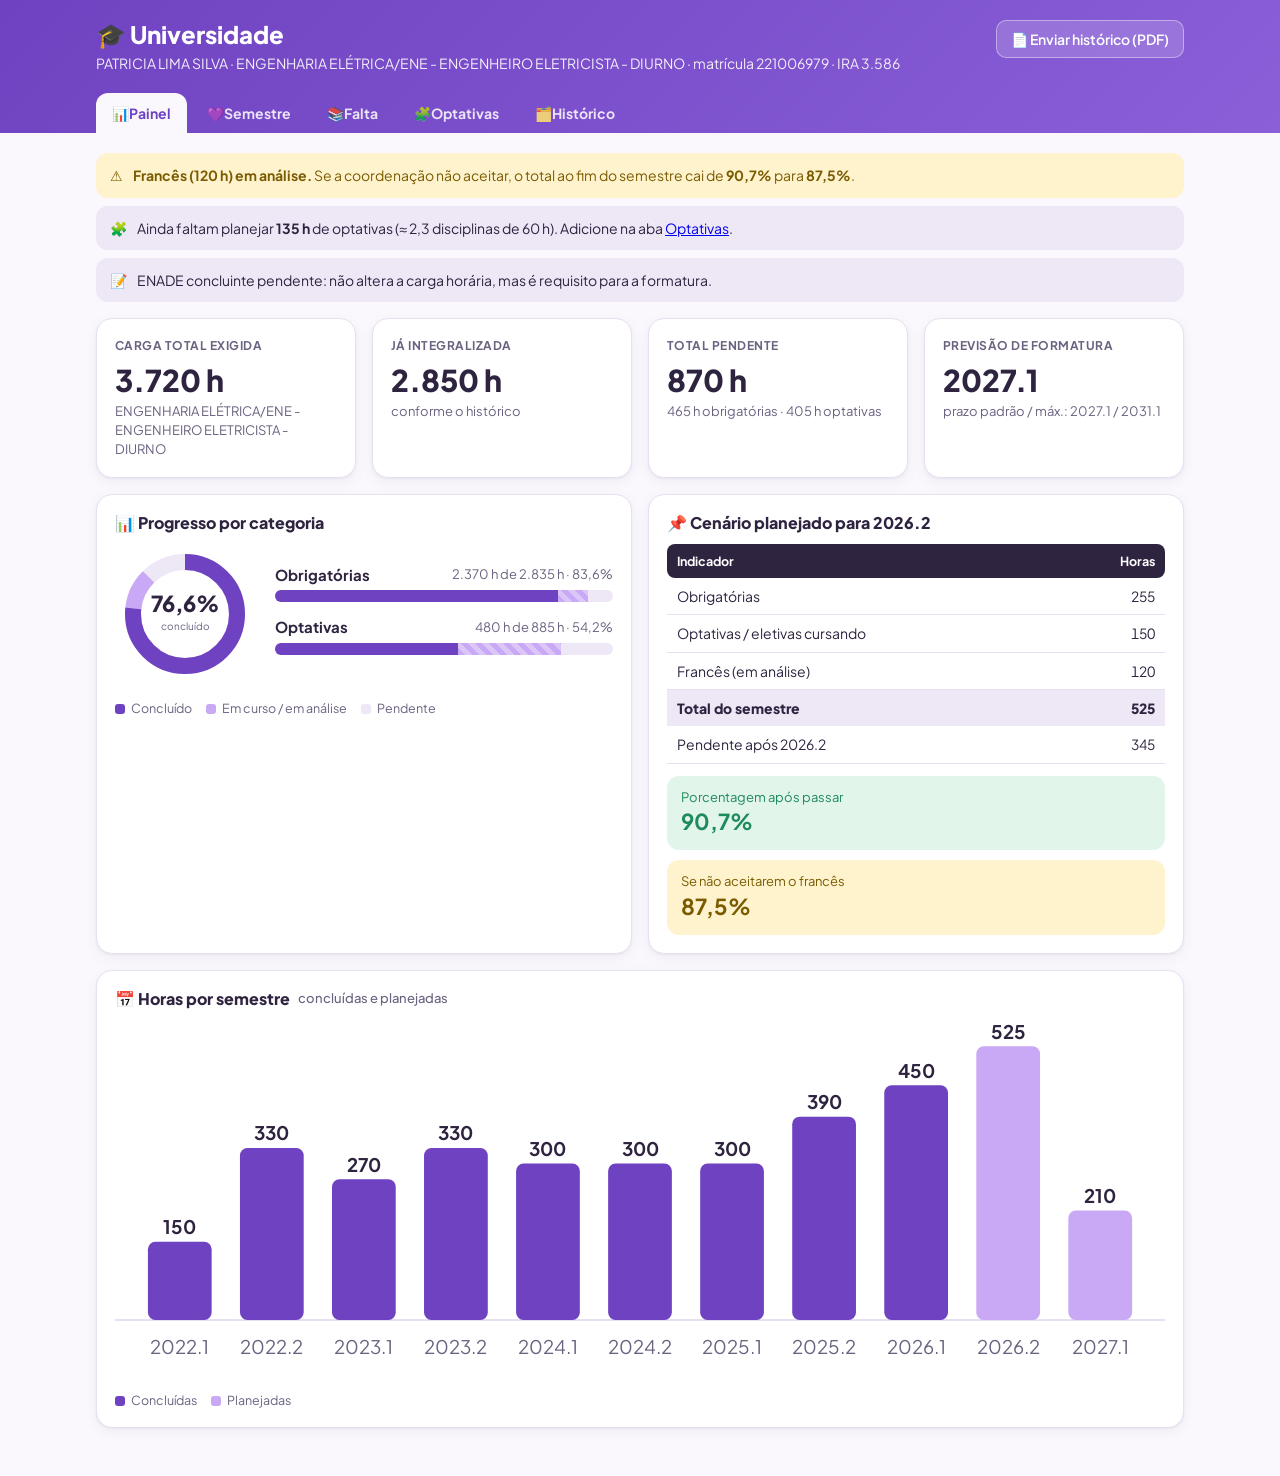
<file: graduacao/index.html>
<!doctype html>
<html lang="pt-BR">
<head>
<meta charset="utf-8">
<meta name="viewport" content="width=device-width,initial-scale=1,viewport-fit=cover">
<meta name="theme-color" content="#6f42c1">
<meta name="robots" content="noindex">
<title>Universidade</title>
<link rel="icon" href="data:image/svg+xml,%3Csvg xmlns='http://www.w3.org/2000/svg' viewBox='0 0 100 100'%3E%3Ctext y='.9em' font-size='90'%3E🎓%3C/text%3E%3C/svg%3E">
<link rel="preconnect" href="https://fonts.googleapis.com">
<link href="https://fonts.googleapis.com/css2?family=Plus+Jakarta+Sans:wght@400;500;700;800&display=swap" rel="stylesheet">
<link rel="stylesheet" href="css/style.css">
</head>
<body>
<header class="top">
  <div class="wrap">
    <div class="hero">
      <div><h1>🎓 Universidade</h1><p id="sub"></p></div>
      <button class="btn ghost" id="btn-upload">📄 Enviar histórico (PDF)</button>
    </div>
    <nav class="tabs" id="tabs" role="tablist" aria-label="Seções"></nav>
  </div>
</header>
<div class="wrap"><main id="app"></main></div>
<script src="js/seed.js"></script>
<script src="js/parser.js"></script>
<script src="js/app.js"></script>
</body>
</html>
</file>
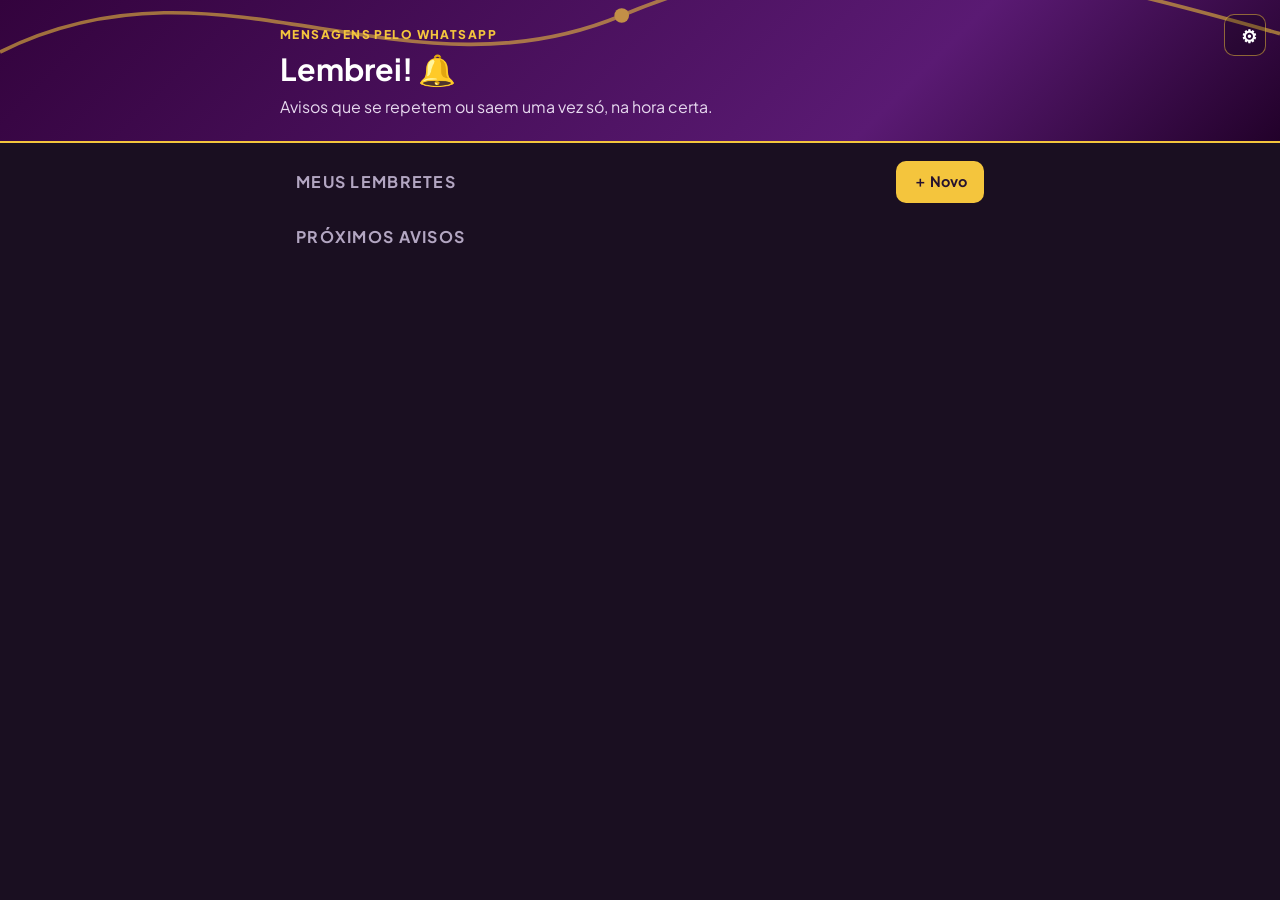
<file: lembrei/index.html>
<!doctype html>
<html lang="pt-BR">
<head>
<meta charset="utf-8">
<meta name="viewport" content="width=device-width,initial-scale=1,viewport-fit=cover">
<meta name="theme-color" content="#22012a">
<link rel="manifest" href="manifest.webmanifest">
<link rel="icon" href="icons/icon-192.png">
<link rel="apple-touch-icon" href="icons/icon-192.png">
<title>Lembrei!</title>
<link rel="preconnect" href="https://fonts.googleapis.com">
<link href="https://fonts.googleapis.com/css2?family=Plus+Jakarta+Sans:wght@400;600;700;800&display=swap" rel="stylesheet">
<link rel="stylesheet" href="style.css?v=1">
</head>
<body>
<header>
  <svg class="onda" viewBox="0 0 700 180" preserveAspectRatio="xMaxYMid slice" aria-hidden="true">
    <path d="M0 80 C120 20 220 110 340 60 S560 30 700 70" fill="none" stroke="#f4c53d" stroke-width="2" opacity=".8"/>
    <circle cx="340" cy="60" r="4" fill="#f4c53d"/>
  </svg>
  <div class="hero">
    <div class="crumb">Mensagens pelo WhatsApp</div>
    <h1>Lembrei! 🔔</h1>
    <p id="sub">Avisos que se repetem ou saem uma vez só, na hora certa.</p>
  </div>
  <div class="topbtns"><button id="b-config" title="Configurações" aria-label="Configurações">⚙</button></div>
</header>

<main>
  <div id="aviso" class="caixa" hidden></div>
  <div class="barra"><h2>Meus lembretes</h2><button class="primario" id="b-novo">＋ Novo</button></div>
  <div id="lista"></div>
  <h2>Próximos avisos</h2>
  <div id="proximos"></div>
</main>

<dialog id="d-form">
  <form method="dialog" id="f">
    <h3 id="f-titulo">Novo lembrete</h3>
    <label>O que lembrar
      <input id="f-titulo-txt" required placeholder="Banho do cachorro 🐶"></label>
    <label>Mensagem (opcional — se vazio, uso “Amanhã: …” / “Hoje: …”)
      <textarea id="f-msg" rows="2" placeholder="Pai, mãe: não saiam hoje, o Thor tem banho!"></textarea></label>
    <div class="linha">
      <label>Primeira data<input type="date" id="f-data" required></label>
    </div>
    <div class="linha">
      <label>Repete?
        <select id="f-rep"><option value="">Não, só uma vez</option><option value="1">Todo(a)…</option></select></label>
      <label id="f-cada-w" hidden>A cada
        <span class="duplo"><input type="number" id="f-cada" min="1" value="15">
        <select id="f-unid"><option value="dias">dias</option><option value="semanas">semanas</option><option value="meses">meses</option><option value="anos">anos</option></select></span></label>
    </div>
    <label id="f-fim-w" hidden>Parar de repetir em (opcional)<input type="date" id="f-fim"></label>
    <fieldset><legend>Quando avisar</legend>
      <div id="f-avisos"></div>
      <button type="button" class="sec" id="f-add-aviso">＋ Outro horário</button>
    </fieldset>
    <fieldset><legend>Quem recebe</legend><div id="f-para" class="chips"></div></fieldset>
    <label class="inline"><input type="checkbox" id="f-ativo" checked> Ativo</label>
    <div class="acoes">
      <button type="button" class="perigo" id="f-del" hidden>Excluir</button>
      <span style="flex:1"></span>
      <button type="button" class="sec" id="f-cancel">Cancelar</button>
      <button class="primario" id="f-salvar" type="submit">Salvar</button>
    </div>
  </form>
</dialog>

<dialog id="d-config">
  <form method="dialog" id="c">
    <h3>Configurações</h3>
    <label>Repositório<input id="c-repo" placeholder="patyls21/Site-Paty"></label>
    <label>Token do GitHub (fica só neste aparelho)<input id="c-token" type="password" autocomplete="off" placeholder="github_pat_…"></label>
    <p class="mini">Crie em GitHub › Settings › Developer settings › Fine-grained tokens, só para este repositório, com <b>Contents: Read and write</b> e <b>Actions: Read and write</b>.</p>
    <fieldset><legend>Pessoas que recebem</legend>
      <div id="c-contatos" class="chips"></div>
      <div class="linha"><input id="c-novo" placeholder="Nome (ex.: Mãe)"><button type="button" class="sec" id="c-add">Adicionar</button></div>
      <p class="mini">Só o nome fica aqui. O telefone vai no Secret <code>LEMBREI_CONTATOS</code> do GitHub (veja o LEIAME).</p>
    </fieldset>
    <div class="acoes">
      <button type="button" class="sec" id="c-teste">Enviar teste…</button>
      <span style="flex:1"></span>
      <button type="button" class="sec" id="c-fechar">Fechar</button>
      <button class="primario" type="submit">Salvar</button>
    </div>
  </form>
</dialog>
<div id="toast" hidden></div>
<script type="module" src="app.js?v=1"></script>
</body>
</html>
</file>
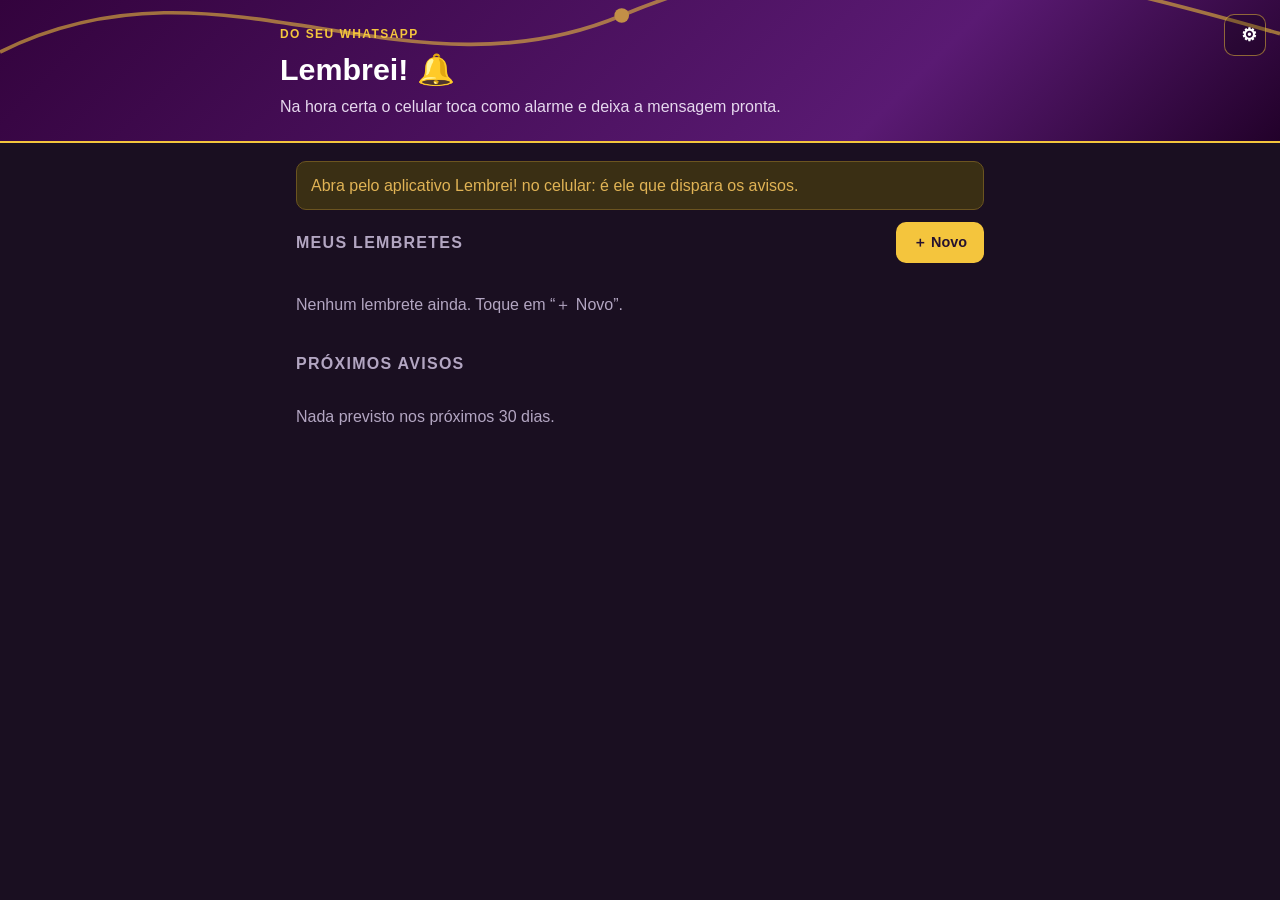
<file: lembrei/app/src/main/assets/index.html>
<!doctype html>
<html lang="pt-BR">
<head>
<meta charset="utf-8">
<meta name="viewport" content="width=device-width,initial-scale=1,viewport-fit=cover">
<meta name="theme-color" content="#22012a">
<title>Lembrei!</title>
<link rel="stylesheet" href="style.css?v=4">
</head>
<body>
<header>
  <svg class="onda" viewBox="0 0 700 180" preserveAspectRatio="xMaxYMid slice" aria-hidden="true">
    <path d="M0 80 C120 20 220 110 340 60 S560 30 700 70" fill="none" stroke="#f4c53d" stroke-width="2" opacity=".8"/>
    <circle cx="340" cy="60" r="4" fill="#f4c53d"/>
  </svg>
  <div class="hero">
    <div class="crumb">Do seu WhatsApp</div>
    <h1>Lembrei! 🔔</h1>
    <p id="sub">Na hora certa o celular toca como alarme e deixa a mensagem pronta.</p>
  </div>
  <div class="topbtns"><button id="b-config" title="Configurações" aria-label="Configurações">⚙</button></div>
</header>

<main>
  <div id="aviso" class="caixa" hidden></div>
  <div id="so-app" class="caixa" hidden>Abra pelo aplicativo Lembrei! no celular: é ele que dispara os avisos.</div>
  <div class="barra"><h2>Meus lembretes</h2><button class="primario" id="b-novo">＋ Novo</button></div>
  <div id="lista"></div>
  <h2>Próximos avisos</h2>
  <div id="proximos"></div>
</main>

<dialog id="d-form">
  <form method="dialog" id="f">
    <h3 id="f-titulo">Novo lembrete</h3>
    <label>O que lembrar
      <input id="f-titulo-txt" required placeholder="Banho do cachorro 🐶"></label>
    <label>Mensagem que vai para a pessoa (opcional — se vazio: “Amanhã: …” / “Hoje: …”)
      <textarea id="f-msg" rows="2" placeholder="Pai, mãe: não saiam hoje, o Thor tem banho!"></textarea></label>
    <div class="linha">
      <label>Primeira data<input type="date" id="f-data" required></label>
    </div>
    <div class="linha">
      <label>Repete?
        <select id="f-rep"><option value="">Não, só uma vez</option><option value="1">A cada N dias, semanas, meses…</option><option value="2">Em dias da semana (ex.: seg e qua)</option></select></label>
      <label id="f-cada-w" hidden>A cada
        <span class="duplo"><input type="number" id="f-cada" min="1" value="15">
        <select id="f-unid"><option value="dias">dias</option><option value="semanas">semanas</option><option value="meses">meses</option><option value="anos">anos</option></select></span></label>
    </div>
    <div id="f-dias-w" hidden>
      <label>Nos dias</label>
      <div class="chips" id="f-dias"></div>
      <label>De quantas em quantas semanas<input type="number" id="f-sem" min="1" value="1"></label>
    </div>
    <label id="f-fim-w" hidden>Parar de repetir em (opcional)<input type="date" id="f-fim"></label>
    <fieldset><legend>Quando avisar</legend>
      <div id="f-avisos"></div>
      <button type="button" class="sec" id="f-add-aviso">＋ Outro horário</button>
    </fieldset>
    <fieldset><legend>Quem recebe</legend><div id="f-para" class="chips"></div></fieldset>
    <label class="inline"><input type="checkbox" id="f-ativo" checked> Ativo</label>
    <div class="acoes">
      <button type="button" class="perigo" id="f-del" hidden>Excluir</button>
      <span style="flex:1"></span>
      <button type="button" class="sec" id="f-cancel">Cancelar</button>
      <button class="primario" id="f-salvar" type="submit">Salvar</button>
    </div>
  </form>
</dialog>

<dialog id="d-config">
  <form method="dialog" id="c">
    <h3>Pessoas e ajustes</h3>
    <fieldset><legend>Pessoas que recebem</legend>
      <div id="c-contatos" class="chips"></div>
      <label>Nome<input id="c-nome" placeholder="Mãe"></label>
      <label>WhatsApp (com DDD)<input id="c-fone" type="tel" inputmode="tel" placeholder="(11) 99999-9999"></label>
      <button type="button" class="sec" id="c-add" style="margin-top:8px">Adicionar</button>
      <p class="mini">Os números ficam só neste celular.</p>
    </fieldset>
    <fieldset><legend>Como avisar</legend>
      <label>Quando for a hora
        <select id="c-modo"><option value="toca">Tocar e vibrar</option><option value="vibra">Só vibrar</option></select></label>
    </fieldset>
    <fieldset><legend>Para os avisos não atrasarem</legend>
      <p class="mini">Marque o Lembrei! como “Sem restrições” na bateria e deixe as notificações ligadas.</p>
      <div class="acoes"><button type="button" class="sec" id="c-bat">Ajustes de bateria</button><button type="button" class="sec" id="c-tela">Alarme na tela bloqueada</button><button type="button" class="sec" id="c-teste">Testar aviso</button></div>
    </fieldset>
    <div class="acoes"><span style="flex:1"></span><button class="primario" id="c-fechar" type="button">Pronto</button></div>
  </form>
</dialog>
<div id="toast" hidden></div>
<script type="module" src="app.js?v=4"></script>
</body>
</html>
</file>
<file: graduacao/css/style.css>
:root{
  --bg:#faf8fd;--card:#fff;--ink:#2f2440;--mut:#6b6280;--line:#e7e0f3;
  --pri:#6f42c1;--pri-ink:#fff;--soft:#ede7f6;--lilac:#dccef8;--pink:#fce4ec;--blue:#d6ecff;
  --ok:#1f8a5b;--ok-bg:#e1f5ea;--bad:#c0392b;--bad-bg:#fde8e6;--warn:#7a5b00;--warn-bg:#fff3cd;
  --c-obrig:#ede7f6;--b-obrig:#9b7bd8;--c-optat:#f6dcff;--b-optat:#c46fe0;--c-tcc:#fde0ea;--b-tcc:#e57aa6;
  --c-est:#d6ecff;--b-est:#5aa9e6;--c-out:#eceff2;--b-out:#98a2ad;
  --shadow:0 1px 2px rgba(47,36,64,.06),0 4px 14px rgba(47,36,64,.05);
}
@media (prefers-color-scheme:dark){
  :root:not([data-theme="light"]){
    --bg:#17111f;--card:#211a2d;--ink:#f0eaf8;--mut:#a99dbf;--line:#33284a;
    --pri:#a67ff0;--pri-ink:#17111f;--soft:#2c2140;--lilac:#3b2c5c;--pink:#4a2236;--blue:#1c3552;
    --ok:#4cc58b;--ok-bg:#16382a;--bad:#ff8a7a;--bad-bg:#43211f;--warn:#f1d27a;--warn-bg:#40340d;
    --c-obrig:#33274d;--b-obrig:#8d6fd0;--c-optat:#46295a;--b-optat:#b765d1;--c-tcc:#4d2538;--b-tcc:#d36b98;
    --c-est:#1e3a58;--b-est:#4d95cc;--c-out:#2b2e33;--b-out:#7d8791;
    --shadow:none;
  }
}
:root[data-theme="dark"]{
  --bg:#17111f;--card:#211a2d;--ink:#f0eaf8;--mut:#a99dbf;--line:#33284a;
  --pri:#a67ff0;--pri-ink:#17111f;--soft:#2c2140;--lilac:#3b2c5c;--pink:#4a2236;--blue:#1c3552;
  --ok:#4cc58b;--ok-bg:#16382a;--bad:#ff8a7a;--bad-bg:#43211f;--warn:#f1d27a;--warn-bg:#40340d;
  --c-obrig:#33274d;--b-obrig:#8d6fd0;--c-optat:#46295a;--b-optat:#b765d1;--c-tcc:#4d2538;--b-tcc:#d36b98;
  --c-est:#1e3a58;--b-est:#4d95cc;--c-out:#2b2e33;--b-out:#7d8791;--shadow:none;
}
*{box-sizing:border-box}
html{-webkit-text-size-adjust:100%}
body{margin:0;background:var(--bg);color:var(--ink);font:15px/1.45 "Plus Jakarta Sans",system-ui,-apple-system,"Segoe UI",Roboto,sans-serif}
button,input,select,textarea{font:inherit;color:inherit}
h1,h2,h3{margin:0;line-height:1.2}
.wrap{max-width:1120px;margin:0 auto;padding:0 16px 48px}
header.top{background:linear-gradient(135deg,#6f42c1,#8a5fd8);color:#fff;padding:20px 0 0}
header.top .wrap{padding-bottom:0}
.hero{display:flex;gap:16px;align-items:flex-start;justify-content:space-between;flex-wrap:wrap;padding-bottom:16px}
.hero h1{font-size:24px;font-weight:800}
.hero p{margin:4px 0 0;opacity:.9;font-size:14px}
.btn{display:inline-flex;align-items:center;gap:6px;border:1px solid var(--line);background:var(--card);border-radius:10px;padding:8px 14px;cursor:pointer;font-weight:600;font-size:14px}
.btn:hover{border-color:var(--pri)}
.btn.pri{background:var(--pri);color:var(--pri-ink);border-color:var(--pri)}
.btn.ghost{background:rgba(255,255,255,.16);color:#fff;border-color:rgba(255,255,255,.4)}
.btn.sm{padding:4px 10px;font-size:13px;border-radius:8px}
.btn.danger{color:var(--bad)}
nav.tabs{display:flex;gap:4px;overflow-x:auto;scrollbar-width:none;padding-top:4px}
nav.tabs::-webkit-scrollbar{display:none}
nav.tabs button{background:transparent;border:0;color:#fff;opacity:.85;padding:10px 16px;border-radius:12px 12px 0 0;cursor:pointer;font-weight:700;white-space:nowrap;font-size:14px}
nav.tabs button[aria-selected="true"]{background:var(--bg);color:var(--pri);opacity:1}
main{padding-top:20px}
.grid{display:grid;gap:16px}
.g2{grid-template-columns:repeat(auto-fit,minmax(320px,1fr))}
.g4{grid-template-columns:repeat(auto-fit,minmax(200px,1fr))}
.card{background:var(--card);border:1px solid var(--line);border-radius:16px;padding:18px;box-shadow:var(--shadow);min-width:0}
.card h2{font-size:16px;font-weight:800;margin-bottom:12px;display:flex;align-items:center;gap:8px;flex-wrap:wrap}
.card h2 small{font-weight:500;color:var(--mut);font-size:13px}
.kpi .l{font-size:12px;font-weight:700;letter-spacing:.04em;text-transform:uppercase;color:var(--mut)}
.kpi .v{font-size:30px;font-weight:800;margin-top:4px}
.kpi .s{font-size:13px;color:var(--mut)}
.bar{height:12px;border-radius:99px;background:var(--soft);overflow:hidden;display:flex}
.bar i{display:block;height:100%}
.bar .a{background:var(--pri)}.bar .b{background:#c9a8f5;background-image:repeating-linear-gradient(45deg,transparent 0 5px,rgba(255,255,255,.35) 5px 10px)}
.leg{display:flex;gap:14px;flex-wrap:wrap;font-size:12.5px;color:var(--mut);margin-top:10px}
.leg span:before{content:"";display:inline-block;width:10px;height:10px;border-radius:3px;margin-right:6px;vertical-align:-1px;background:var(--c)}
table{width:100%;border-collapse:collapse;font-size:14px}
th{background:#2f2440;color:#fff;text-align:left;padding:8px 10px;font-size:12.5px;white-space:nowrap}
:root[data-theme="dark"] th{background:#3b2c5c}
@media (prefers-color-scheme:dark){:root:not([data-theme="light"]) th{background:#3b2c5c}}
th:first-child{border-radius:8px 0 0 8px}th:last-child{border-radius:0 8px 8px 0}
td{padding:8px 10px;border-bottom:1px solid var(--line);vertical-align:middle}
td.n,th.n{text-align:right;font-variant-numeric:tabular-nums}
tr.done td{opacity:.55;text-decoration:line-through}
tr.sum td{font-weight:800;background:var(--soft);border-bottom:0}
.scroll{overflow-x:auto}
.chip{display:inline-block;padding:2px 9px;border-radius:99px;font-size:12px;font-weight:700;background:var(--soft);color:var(--pri);white-space:nowrap}
.chip.ok{background:var(--ok-bg);color:var(--ok)}.chip.bad{background:var(--bad-bg);color:var(--bad)}.chip.warn{background:var(--warn-bg);color:var(--warn)}.chip.blue{background:var(--blue);color:#1d5f99}
@media (prefers-color-scheme:dark){:root:not([data-theme="light"]) .chip.blue{color:#8cc4f2}}
.seg{display:inline-flex;border:1px solid var(--line);border-radius:10px;overflow:hidden;background:var(--card)}
.seg button{border:0;background:transparent;padding:6px 11px;cursor:pointer;font-size:13px;font-weight:600;color:var(--mut)}
.seg button+button{border-left:1px solid var(--line)}
.seg button.on{background:var(--pri);color:var(--pri-ink)}
.seg button.on.ok{background:var(--ok);color:#fff}.seg button.on.bad{background:var(--bad);color:#fff}.seg button.on.warn{background:#d99a00;color:#fff}
input[type=text],input[type=number],input[type=time],select,textarea{border:1px solid var(--line);border-radius:8px;padding:6px 9px;background:var(--card);max-width:100%}
input:focus,select:focus,button:focus-visible,textarea:focus{outline:2px solid var(--pri);outline-offset:1px}
.alert{border-radius:12px;padding:12px 14px;font-size:14px;display:flex;gap:10px;align-items:flex-start;background:var(--warn-bg);color:var(--warn)}
.alert.bad{background:var(--bad-bg);color:var(--bad)}.alert.ok{background:var(--ok-bg);color:var(--ok)}.alert.info{background:var(--soft);color:var(--ink)}
.alerts{display:grid;gap:8px;margin-bottom:16px}
.row{display:flex;gap:10px;align-items:center;flex-wrap:wrap}
.mut{color:var(--mut)}.sm{font-size:13px}
.empty{text-align:center;padding:48px 16px}
.empty h2{justify-content:center;font-size:22px}
.drop{border:2px dashed var(--lilac);border-radius:14px;padding:22px;text-align:center;background:var(--soft);cursor:pointer}
.drop.over{border-color:var(--pri)}
.form{display:grid;grid-template-columns:repeat(auto-fit,minmax(110px,1fr));gap:8px;align-items:end;margin-top:12px}
.form label{display:grid;gap:3px;font-size:12px;font-weight:700;color:var(--mut)}
.form label.wide{grid-column:1/-1}.form input,.form select{width:100%}
.frances{border-left:6px solid var(--b-optat);background:var(--c-optat)}
.frances.ok{border-left-color:var(--ok)}
/* planner */
.planner{display:grid;grid-template-columns:44px repeat(var(--dias,5),1fr);min-width:560px}
.planner .hd{background:var(--lilac);color:var(--ink);text-align:center;font-weight:800;font-size:13px;padding:8px 0;border-left:2px solid var(--card)}
.planner .hd:first-child{border-radius:10px 0 0 0;border-left:0}.planner .hd:last-child{border-radius:0 10px 0 0}
.planner .hrs{position:relative;height:var(--alt)}
.planner .hrs span{position:absolute;right:6px;font-size:11px;color:var(--mut);transform:translateY(-50%)}
.planner .col{position:relative;height:var(--alt);border-left:1px solid var(--line);background-image:linear-gradient(var(--line) 1px,transparent 1px);background-size:100% var(--hora)}
.blk{position:absolute;border-radius:9px;padding:3px 6px;font-size:12px;font-weight:700;line-height:1.2;overflow:hidden;border:2px solid var(--b);background:var(--c);color:var(--ink)}
.blk small{display:block;font-weight:500;font-size:10.5px;color:var(--mut)}
.blk.c-obrig{--c:var(--c-obrig);--b:var(--b-obrig)}.blk.c-optat{--c:var(--c-optat);--b:var(--b-optat)}.blk.c-tcc{--c:var(--c-tcc);--b:var(--b-tcc)}.blk.c-est{--c:var(--c-est);--b:var(--b-est)}.blk.c-out{--c:var(--c-out);--b:var(--b-out)}
.blk.rep{background-image:repeating-linear-gradient(45deg,transparent 0 6px,rgba(192,57,43,.18) 6px 12px);border-color:var(--bad)}
.blk.pas{border-color:var(--ok)}
.blk.clash{box-shadow:0 0 0 2px var(--bad)}
.lgd{display:flex;gap:12px;flex-wrap:wrap;font-size:12.5px;color:var(--mut);margin-top:10px}
.lgd span:before{content:"";display:inline-block;width:12px;height:12px;border-radius:4px;margin-right:6px;vertical-align:-2px;background:var(--c);border:2px solid var(--b)}
.mat{display:flex;gap:10px;align-items:center;justify-content:space-between;flex-wrap:wrap;padding:10px 0;border-bottom:1px solid var(--line)}
.mat:last-child{border-bottom:0}
.mat .t{font-weight:700}.mat .t small{display:block;font-weight:500;color:var(--mut)}
.chk{display:flex;gap:8px;align-items:center;padding:5px 0}
.chk input{width:18px;height:18px;accent-color:var(--pri)}
.chk.ok span{text-decoration:line-through;opacity:.6}
.chk button{margin-left:auto}
details summary{cursor:pointer;font-weight:700}
.toast{position:fixed;left:50%;bottom:20px;transform:translateX(-50%);background:#2f2440;color:#fff;padding:10px 16px;border-radius:12px;z-index:9;max-width:90vw;font-size:14px}
svg text{fill:var(--ink);font-family:inherit}
@media (max-width:560px){.hero h1{font-size:20px}.kpi .v{font-size:26px}.card{padding:14px}}
@media print{header.top .btn,nav.tabs,.no-print{display:none}}

/* ---- celular: compacto, com menu embaixo ---- */
nav.tabs button i{font-style:normal}
@media (max-width:640px){
  body{font-size:14px;padding-bottom:calc(62px + env(safe-area-inset-bottom))}
  .wrap{padding:0 10px 24px}
  header.top{padding:max(10px,env(safe-area-inset-top)) 0 0}
  .hero{padding-bottom:10px;flex-wrap:nowrap;align-items:center;gap:8px}
  .hero h1{font-size:18px}
  .hero p{font-size:11.5px;margin-top:2px;display:-webkit-box;-webkit-line-clamp:1;-webkit-box-orient:vertical;overflow:hidden}
  #btn-upload{padding:6px 10px;font-size:0;flex:none}
  #btn-upload::before{content:"📄";font-size:18px}
  nav.tabs{position:fixed;left:0;right:0;bottom:0;z-index:20;background:var(--card);border-top:1px solid var(--line);padding:4px 4px calc(4px + env(safe-area-inset-bottom));gap:0;justify-content:space-around;overflow:visible}
  nav.tabs button{flex:1;display:flex;flex-direction:column;align-items:center;gap:1px;padding:4px 2px;border-radius:10px;color:var(--mut);font-size:10.5px;font-weight:700;opacity:1}
  nav.tabs button i{font-size:19px;line-height:1.1}
  nav.tabs button[aria-selected="true"]{background:var(--soft);color:var(--pri)}
  main{padding-top:12px}
  .grid{gap:10px}
  .g4{grid-template-columns:1fr 1fr}.g2{grid-template-columns:1fr}
  .card{padding:12px;border-radius:14px}
  .card h2{font-size:15px;margin-bottom:8px}
  .kpi .l{font-size:10.5px}.kpi .v{font-size:21px;margin-top:2px}.kpi .s{font-size:11.5px;line-height:1.3}
  .alerts{gap:6px;margin-bottom:10px}.alert{padding:9px 11px;font-size:13px;border-radius:10px}
  table{font-size:13px}td{padding:6px 6px}th{padding:6px 6px;font-size:11.5px}
  .btn{padding:7px 11px}
  .seg button{padding:6px 9px;font-size:12.5px}
  .mat{padding:8px 0;gap:6px}.mat .t{font-size:13px;text-transform:capitalize}.mat .t small{text-transform:none;font-size:11.5px}
  .mat .seg{width:100%}.mat .seg button{flex:1}
  .form{grid-template-columns:1fr 1fr}.form label.wide,.form .btn{grid-column:1/-1}
  /* planner cabe na tela, sem rolar de lado */
  .planner{min-width:0;grid-template-columns:28px repeat(var(--dias,5),1fr)}
  .planner .hd{font-size:10.5px;padding:5px 0}
  .planner .hrs span{right:3px;font-size:9px}
  .blk{font-size:9.5px;padding:2px 3px;border-width:1.5px;border-radius:6px}
  .blk small{font-size:8.5px}
  .lgd{font-size:11px;gap:8px;margin-top:8px}
  .leg{font-size:11.5px;gap:10px}
  /* tabelas viram cartões */
  table.cartoes tr:first-child{display:none}
  table.cartoes,table.cartoes tbody{display:block}
  table.cartoes tr{display:flex;flex-wrap:wrap;gap:6px 8px;padding:10px 0;border-bottom:1px solid var(--line);align-items:center}
  table.cartoes td{display:block;border:0;padding:0}
  table.cartoes input[type=text],table.cartoes select{width:100%}
  table.fal .cod{font-size:11.5px;color:var(--mut);width:auto}
  table.fal .nome{flex:1 1 60%;font-weight:700;font-size:13px;text-transform:capitalize}
  table.fal .ch{margin-left:auto;font-weight:700}
  table.fal .st{flex:1 1 100%}table.fal .st .seg{width:100%}table.fal .st .seg button{flex:1}
  table.fal .sem{flex:1 1 40%}table.fal .sem select{width:100%}
  table.fal .ob{flex:1 1 55%}
  table.opt td:nth-child(1){flex:1 1 100%}
  table.opt td:nth-child(2){flex:0 0 64px}table.opt td:nth-child(3){flex:1 1 90px}table.opt td:nth-child(4){flex:1 1 80px}
  table.opt td:nth-child(5){flex:1 1 70%}table.opt td.x{margin-left:auto}
  table.hor td:nth-child(1){flex:1 1 100%}table.hor td:nth-child(2),table.hor td:nth-child(3),table.hor td:nth-child(4){flex:1 1 28%}
  table.hor td.x{margin-left:auto}
  table.compacta th,table.compacta td{padding:6px 3px;font-size:12px}
  .scroll{overflow-x:visible}
  table.compacta{min-width:0}
  .frances .row{gap:8px}
  .drop{padding:14px}
  details summary{padding:4px 0}
}
</file>
<file: lembrei/style.css>
:root{--bg:#1a0f21;--card:#241c30;--card2:#2f2340;--border:#3d3049;--text:#ede7f3;--muted:#b3a6c2;--amarelo:#f4c53d;--realce:#7a2d8c;--lateral:#22012a;--danger:#e0685a;--ok:#6fd9a0;--fonte:"Plus Jakarta Sans",-apple-system,"Segoe UI",Roboto,sans-serif}
*{box-sizing:border-box}[hidden]{display:none!important}
html{color-scheme:dark}
body{margin:0;font-family:var(--fonte);background:var(--bg);color:var(--text);line-height:1.45;padding-bottom:40px}
header{position:relative;overflow:hidden;color:#fff;padding:26px 20px 22px;border-bottom:2px solid var(--amarelo);background:linear-gradient(135deg,#33033d,#5a1a73 70%,#22012a)}
.onda{position:absolute;inset:0;width:100%;height:100%;opacity:.7}
.hero{position:relative;max-width:720px;margin:0 auto}
.crumb{color:var(--amarelo);font-weight:800;font-size:.75rem;letter-spacing:.12em;text-transform:uppercase}
h1{margin:4px 0 4px;font-size:1.9rem}header p{margin:0;color:#e6d8ee}
.topbtns{position:absolute;right:14px;top:14px}
.topbtns button{width:42px;height:42px;border-radius:10px;border:1px solid rgba(244,197,61,.5);background:rgba(0,0,0,.2);color:#fff;font-size:1.1rem;cursor:pointer}
main{max-width:720px;margin:0 auto;padding:18px 16px}
h2{font-size:1rem;margin:22px 0 10px;color:var(--muted);text-transform:uppercase;letter-spacing:.08em}
.barra{display:flex;align-items:center;justify-content:space-between}.barra h2{margin:0}
.caixa{background:#3a2f14;color:#e0b355;border:1px solid #6b5420;border-radius:10px;padding:12px 14px;margin-bottom:12px}
.card{background:var(--card);border:1px solid var(--border);border-left:4px solid var(--amarelo);border-radius:12px;padding:14px 16px;margin:10px 0;cursor:pointer}
.card.off{opacity:.55;border-left-color:var(--border)}
.card b{font-size:1.05rem}.card .m{color:var(--muted);font-size:.88rem;margin-top:2px}
.tag{display:inline-block;background:#3a2a4d;color:#dcc6f5;border-radius:99px;padding:2px 10px;font-size:.75rem;font-weight:700;margin:6px 6px 0 0}
.vazio{color:var(--muted);padding:14px 0}
.prox{display:flex;gap:10px;padding:9px 0;border-bottom:1px solid var(--border);font-size:.92rem}.prox time{color:var(--amarelo);font-weight:700;min-width:118px}
button{font:700 .9rem var(--fonte);border-radius:10px;padding:10px 16px;border:1px solid transparent;cursor:pointer}
.primario{background:var(--amarelo);color:#25122f}.sec{background:var(--card2);color:var(--text);border-color:var(--border)}.perigo{background:none;color:var(--danger);border-color:var(--danger)}
dialog{background:var(--card);color:var(--text);border:1px solid var(--border);border-radius:14px;padding:18px;width:min(520px,94vw);max-height:92vh}
dialog::backdrop{background:rgba(0,0,0,.65)}
h3{margin:0 0 10px}label{display:block;font-size:.82rem;font-weight:700;color:var(--muted);margin:10px 0 0}
input,select,textarea{width:100%;font:600 .95rem var(--fonte);padding:10px;border-radius:8px;border:1px solid var(--border);background:var(--bg);color:var(--text);margin-top:4px}
input[type=checkbox]{width:auto;margin:0 6px 0 0}.inline{display:flex;align-items:center}
.linha{display:flex;gap:10px;align-items:flex-end}.linha>*{flex:1}.duplo{display:flex;gap:6px}
fieldset{border:1px solid var(--border);border-radius:10px;margin:14px 0 0;padding:8px 12px 12px}legend{color:var(--muted);font-size:.8rem;font-weight:800;padding:0 6px}
.av{display:flex;gap:6px;margin-bottom:6px}.av button{padding:6px 10px}
.chips{display:flex;flex-wrap:wrap;gap:8px}.chip{display:flex;align-items:center;gap:6px;background:var(--card2);border:1px solid var(--border);border-radius:99px;padding:6px 12px;font-size:.88rem;font-weight:700}
.chip input{margin:0;width:auto}.chip button{padding:0 4px;background:none;color:var(--danger);border:0}
.acoes{display:flex;gap:8px;margin-top:16px}.mini{font-size:.78rem;color:var(--muted)}code{background:var(--bg);padding:1px 5px;border-radius:4px}
#toast{position:fixed;left:50%;bottom:24px;transform:translateX(-50%);background:var(--amarelo);color:#25122f;font-weight:700;padding:10px 18px;border-radius:99px;z-index:99;max-width:90vw}
</file>
<file: lembrei/app/src/main/assets/style.css>
:root{--bg:#1a0f21;--card:#241c30;--card2:#2f2340;--border:#3d3049;--text:#ede7f3;--muted:#b3a6c2;--amarelo:#f4c53d;--realce:#7a2d8c;--lateral:#22012a;--danger:#e0685a;--ok:#6fd9a0;--fonte:-apple-system,"Segoe UI",Roboto,sans-serif}
*{box-sizing:border-box}[hidden]{display:none!important}
html{color-scheme:dark}
body{margin:0;font-family:var(--fonte);background:var(--bg);color:var(--text);line-height:1.45;padding-bottom:40px}
header{position:relative;overflow:hidden;color:#fff;padding:26px 20px 22px;border-bottom:2px solid var(--amarelo);background:linear-gradient(135deg,#33033d,#5a1a73 70%,#22012a)}
.onda{position:absolute;inset:0;width:100%;height:100%;opacity:.7}
.hero{position:relative;max-width:720px;margin:0 auto}
.crumb{color:var(--amarelo);font-weight:800;font-size:.75rem;letter-spacing:.12em;text-transform:uppercase}
h1{margin:4px 0 4px;font-size:1.9rem}header p{margin:0;color:#e6d8ee}
.topbtns{position:absolute;right:14px;top:14px}
.topbtns button{width:42px;height:42px;border-radius:10px;border:1px solid rgba(244,197,61,.5);background:rgba(0,0,0,.2);color:#fff;font-size:1.1rem;cursor:pointer}
main{max-width:720px;margin:0 auto;padding:18px 16px}
h2{font-size:1rem;margin:22px 0 10px;color:var(--muted);text-transform:uppercase;letter-spacing:.08em}
.barra{display:flex;align-items:center;justify-content:space-between}.barra h2{margin:0}
.caixa{background:#3a2f14;color:#e0b355;border:1px solid #6b5420;border-radius:10px;padding:12px 14px;margin-bottom:12px}
.card{background:var(--card);border:1px solid var(--border);border-left:4px solid var(--amarelo);border-radius:12px;padding:14px 16px;margin:10px 0;cursor:pointer}
.card.off{opacity:.55;border-left-color:var(--border)}
.card b{font-size:1.05rem}.card .m{color:var(--muted);font-size:.88rem;margin-top:2px}
.tag{display:inline-block;background:#3a2a4d;color:#dcc6f5;border-radius:99px;padding:2px 10px;font-size:.75rem;font-weight:700;margin:6px 6px 0 0}
.vazio{color:var(--muted);padding:14px 0}
.prox{display:flex;gap:10px;padding:9px 0;border-bottom:1px solid var(--border);font-size:.92rem}.prox time{color:var(--amarelo);font-weight:700;min-width:118px}
button{font:700 .9rem var(--fonte);border-radius:10px;padding:10px 16px;border:1px solid transparent;cursor:pointer}
.primario{background:var(--amarelo);color:#25122f}.sec{background:var(--card2);color:var(--text);border-color:var(--border)}.perigo{background:none;color:var(--danger);border-color:var(--danger)}
dialog{background:var(--card);color:var(--text);border:1px solid var(--border);border-radius:14px;padding:18px;width:min(520px,94vw);max-height:92vh}
dialog::backdrop{background:rgba(0,0,0,.65)}
h3{margin:0 0 10px}label{display:block;font-size:.82rem;font-weight:700;color:var(--muted);margin:10px 0 0}
input,select,textarea{width:100%;font:600 .95rem var(--fonte);padding:10px;border-radius:8px;border:1px solid var(--border);background:var(--bg);color:var(--text);margin-top:4px}
input[type=checkbox]{width:auto;margin:0 6px 0 0}.inline{display:flex;align-items:center}
.linha{display:flex;gap:10px;align-items:flex-end}.linha>*{flex:1}.duplo{display:flex;gap:6px}
fieldset{border:1px solid var(--border);border-radius:10px;margin:14px 0 0;padding:8px 12px 12px}legend{color:var(--muted);font-size:.8rem;font-weight:800;padding:0 6px}
.av{display:flex;gap:6px;margin-bottom:6px}.av button{padding:6px 10px}
.chips{display:flex;flex-wrap:wrap;gap:8px}.chip{display:flex;align-items:center;gap:6px;background:var(--card2);border:1px solid var(--border);border-radius:99px;padding:6px 12px;font-size:.88rem;font-weight:700}
.chip input{margin:0;width:auto}.chip button{padding:0 4px;background:none;color:var(--danger);border:0}
.acoes{display:flex;gap:8px;margin-top:16px}.mini{font-size:.78rem;color:var(--muted)}code{background:var(--bg);padding:1px 5px;border-radius:4px}
#toast{position:fixed;left:50%;bottom:24px;transform:translateX(-50%);background:var(--amarelo);color:#25122f;font-weight:700;padding:10px 18px;border-radius:99px;z-index:99;max-width:90vw}
</file>
